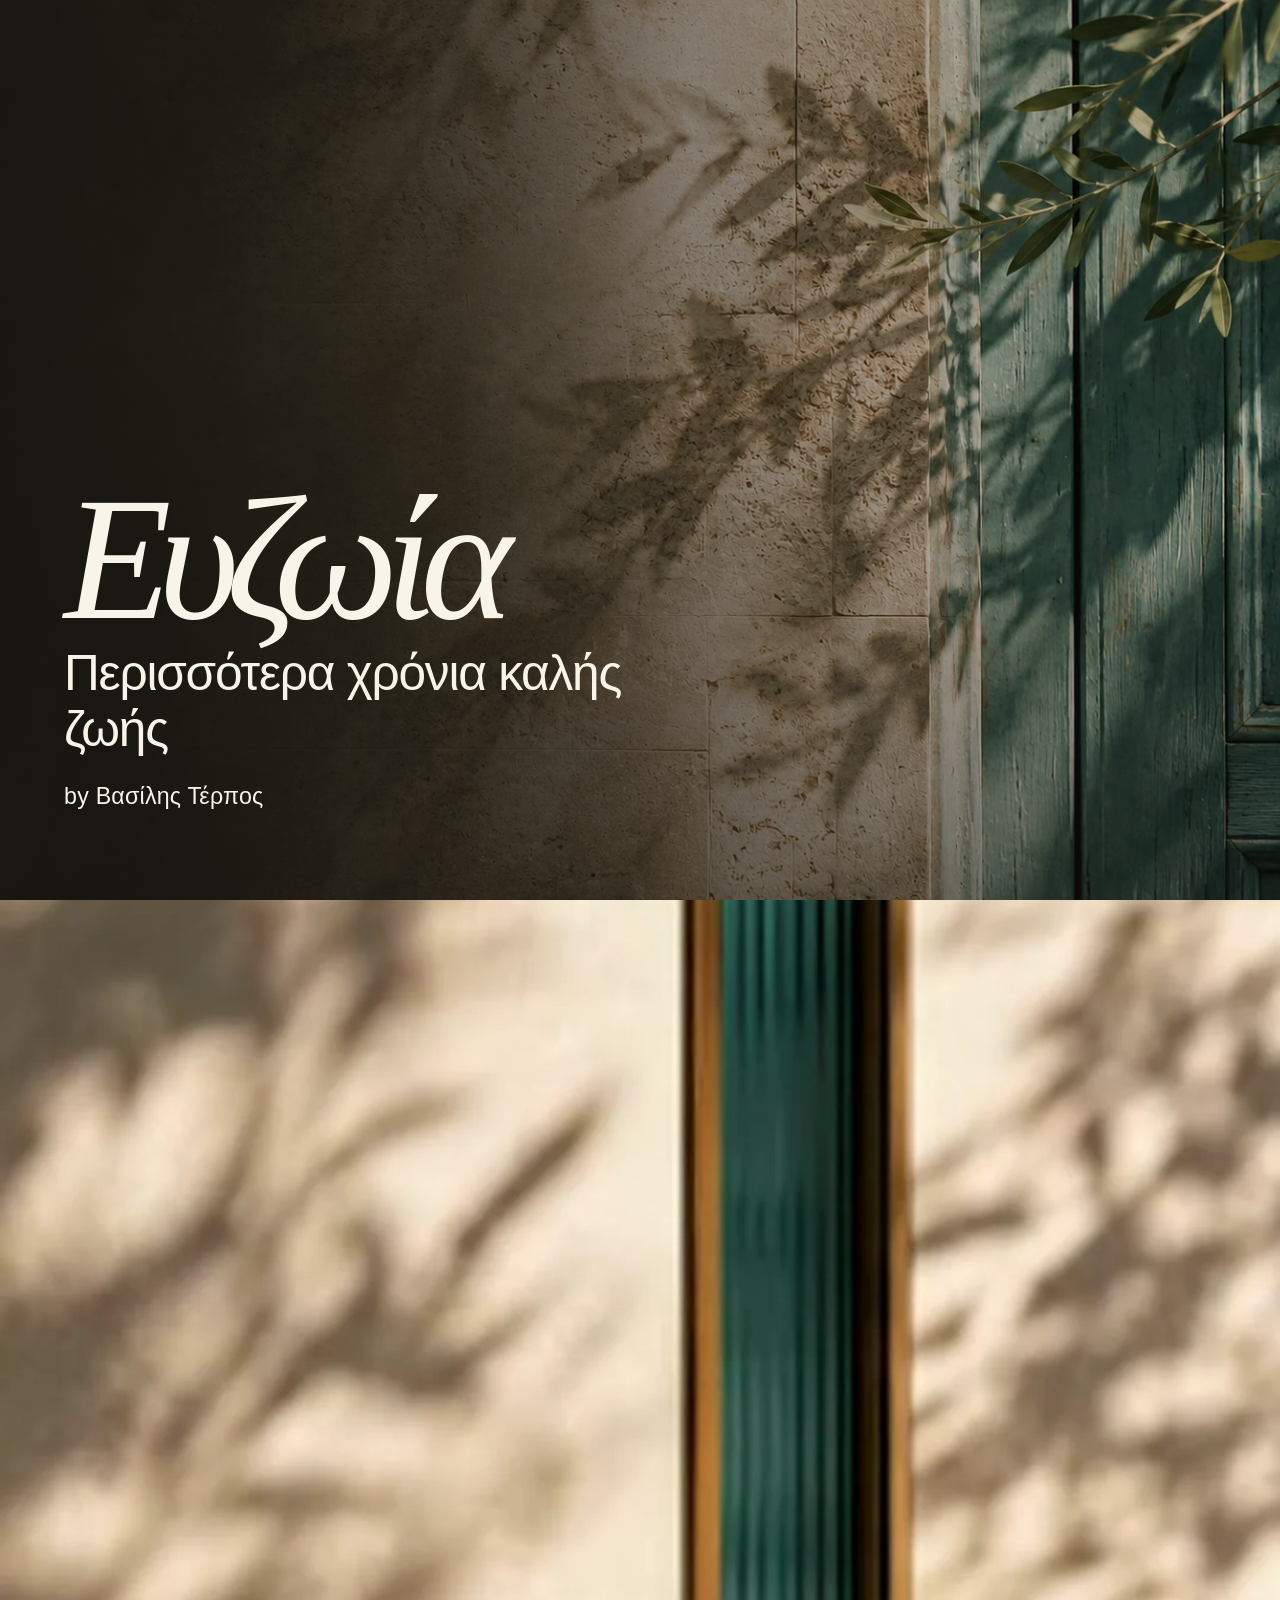
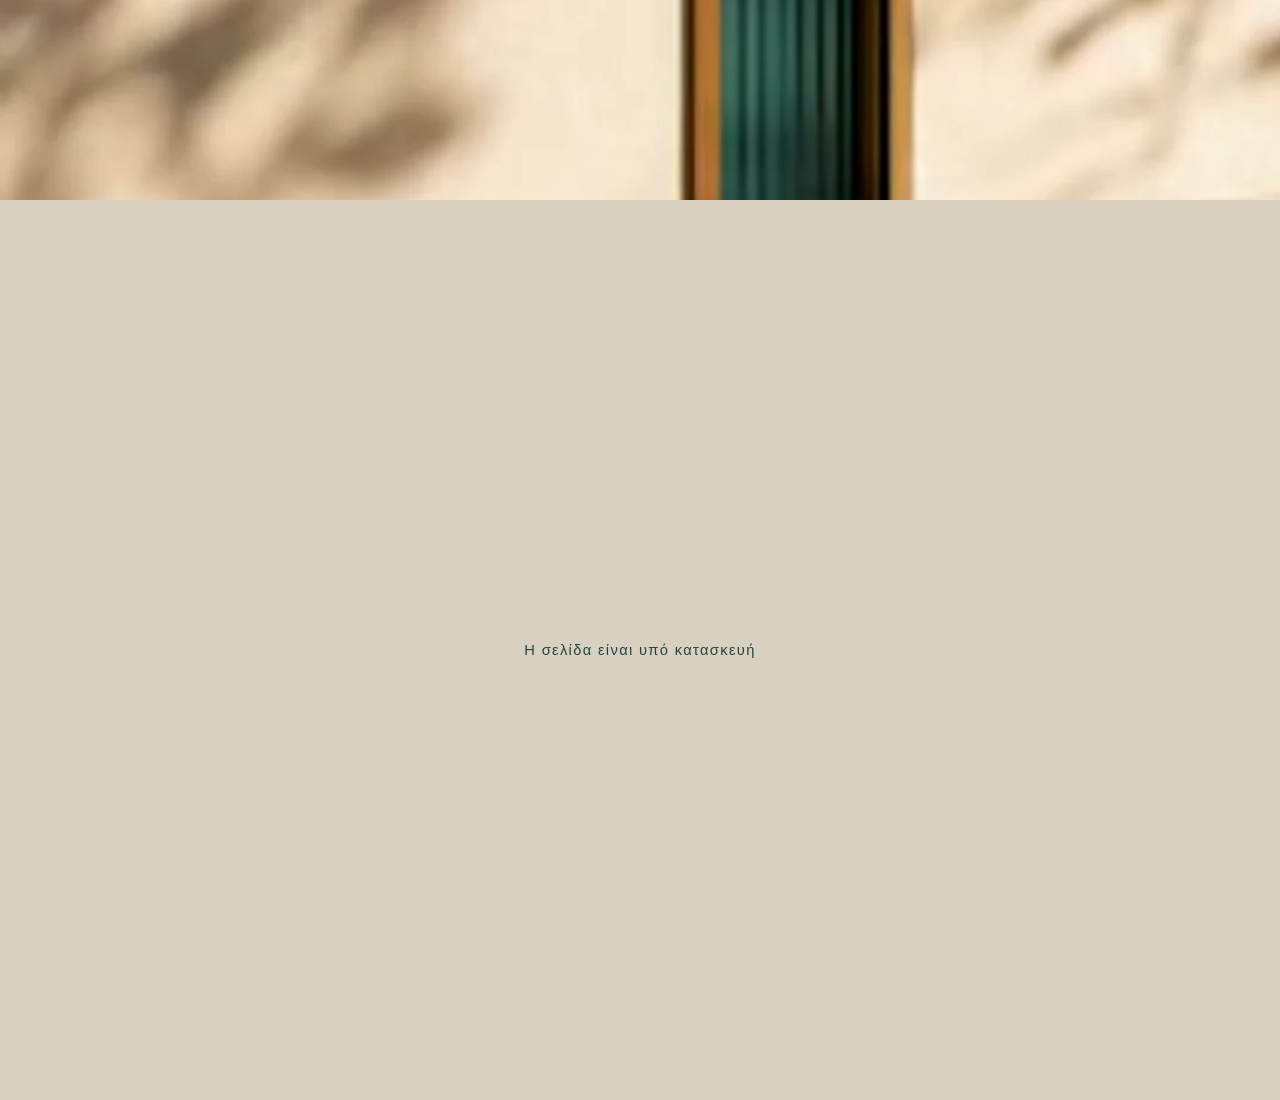
<file: index.html>
<!doctype html>
<html lang="el">
  <head>
    <meta charset="utf-8">
    <meta name="viewport" content="width=device-width, initial-scale=1">
    <title>Ευζωία — Περισσότερα χρόνια καλής ζωής</title>
    <meta name="description" content="Ευζωία — Περισσότερα χρόνια καλής ζωής, by Βασίλης Τέρπος.">
    <link rel="canonical" href="https://euzoia.com/">
    <meta name="theme-color" content="#213f39">

    <meta property="og:type" content="website">
    <meta property="og:locale" content="el_GR">
    <meta property="og:site_name" content="Ευζωία">
    <meta property="og:title" content="Ευζωία — Περισσότερα χρόνια καλής ζωής">
    <meta property="og:description" content="Περισσότερα χρόνια καλής ζωής, by Βασίλης Τέρπος.">
    <meta property="og:url" content="https://euzoia.com/">
    <meta property="og:image" content="https://euzoia.com/assets/images/og-euzoia.jpg">
    <meta property="og:image:width" content="1200">
    <meta property="og:image:height" content="675">
    <meta property="og:image:alt" content="Ευζωία — Περισσότερα χρόνια καλής ζωής">

    <meta name="twitter:card" content="summary_large_image">
    <meta name="twitter:title" content="Ευζωία — Περισσότερα χρόνια καλής ζωής">
    <meta name="twitter:description" content="Περισσότερα χρόνια καλής ζωής, by Βασίλης Τέρπος.">
    <meta name="twitter:image" content="https://euzoia.com/assets/images/og-euzoia.jpg">

    <link rel="icon" type="image/png" sizes="48x48" href="/assets/images/favicon-48.png">
    <link rel="apple-touch-icon" sizes="180x180" href="/assets/images/apple-touch-icon.png">
    <link rel="preload" href="/assets/images/hero-clean-v2.avif" as="image" type="image/avif" fetchpriority="high">
    <link rel="stylesheet" href="/css/styles.css">

    <script type="application/ld+json">
      {
        "@context": "https://schema.org",
        "@type": "WebSite",
        "name": "Ευζωία",
        "alternateName": "Euzoia",
        "url": "https://euzoia.com/",
        "inLanguage": "el-GR",
        "description": "Περισσότερα χρόνια καλής ζωής."
      }
    </script>
  </head>
  <body>
    <main class="hero" aria-labelledby="hero-title">
      <picture class="hero-picture" aria-hidden="true">
        <source srcset="/assets/images/hero-clean-v2.avif" type="image/avif">
        <img src="/assets/images/hero-clean-v2.png" alt="" width="1672" height="941" fetchpriority="high">
      </picture>

      <div class="hero-mobile-shade" aria-hidden="true"></div>
      <div class="hero-mobile-copy">
        <h1 id="hero-title">Ευζωία</h1>
        <p>Περισσότερα χρόνια καλής ζωής</p>
        <small>by Βασίλης Τέρπος</small>
      </div>
    </main>

    <section class="film" aria-label="Ευζωία σε κίνηση" data-film>
      <picture class="film-poster" aria-hidden="true">
        <source media="(max-width: 767px), (orientation: portrait)" srcset="/assets/images/hero-poster-mobile.webp">
        <img src="/assets/images/hero-poster-desktop.webp" alt="" width="1920" height="1080" loading="lazy">
      </picture>
      <video
        class="film-video"
        muted
        loop
        playsinline
        preload="none"
        data-desktop="/assets/video/hero-desktop-final.webm"
        data-mobile="/assets/video/hero-mobile.webm"
        aria-hidden="true"
      ></video>
      <p class="motion-message" hidden>Η κινούμενη εικόνα έχει απενεργοποιηθεί σύμφωνα με τις προτιμήσεις της συσκευής σας.</p>
    </section>

    <section class="coming-soon" aria-labelledby="coming-soon-title">
      <h2 id="coming-soon-title">Η σελίδα είναι υπό κατασκευή</h2>
    </section>

    <script src="/js/main.js" defer></script>
  </body>
</html>
</file>
<file: css/styles.css>
*,
*::before,
*::after {
  box-sizing: border-box;
}

html,
body {
  width: 100%;
  min-width: 320px;
  min-height: 100%;
  margin: 0;
  overflow-x: hidden;
  background: #26251f;
}

body {
  color: #f8f4e9;
  font-family: -apple-system, BlinkMacSystemFont, "Segoe UI", Arial, sans-serif;
  -webkit-font-smoothing: antialiased;
}

.hero {
  position: relative;
  width: 100%;
  height: 100vh;
  height: 100dvh;
  min-height: 100vh;
  min-height: 100svh;
  overflow: hidden;
  isolation: isolate;
}

.hero-picture,
.hero-picture img {
  position: absolute;
  inset: 0;
  width: 100%;
  height: 100%;
}

.hero-picture {
  z-index: -2;
}

.hero-picture img {
  object-fit: cover;
  object-position: center center;
}

.film {
  position: relative;
  width: 100%;
  height: 100vh;
  height: 100dvh;
  min-height: 100vh;
  min-height: 100svh;
  overflow: hidden;
  background: #b6aa94;
  isolation: isolate;
}

.film-poster,
.film-poster img,
.film-video {
  position: absolute;
  inset: 0;
  width: 100%;
  height: 100%;
}

.film-poster {
  z-index: -2;
}

.film-poster img,
.film-video {
  object-fit: cover;
  object-position: center;
}

.film-video {
  z-index: -1;
  opacity: 0;
  transition: opacity 500ms ease;
}

.film-video.is-ready {
  opacity: 1;
}

.coming-soon {
  position: relative;
  display: grid;
  width: 100%;
  height: 100vh;
  height: 100dvh;
  min-height: 100vh;
  min-height: 100svh;
  padding: clamp(1.5rem, 7vw, 7.5rem);
  place-items: center;
  overflow: hidden;
  background: #d8d0c0;
  color: #29443e;
  text-align: center;
}

.coming-soon h2 {
  max-width: 30rem;
  margin: 0;
  font-size: clamp(0.9rem, 1.15vw, 1.15rem);
  font-weight: 300;
  letter-spacing: 0.09em;
  line-height: 1.5;
  text-wrap: balance;
}

.motion-message {
  position: absolute;
  right: 1rem;
  bottom: 1rem;
  max-width: 22rem;
  margin: 0;
  padding: 0.6rem 0.8rem;
  color: #27251f;
  background: rgb(248 244 233 / 90%);
  font-size: 0.75rem;
}

.hero-mobile-shade {
  display: none;
}

.hero-mobile-copy {
  position: absolute;
  top: 52%;
  left: clamp(2.5rem, 7vw, 7.5rem);
  display: flex;
  flex-direction: column;
  align-items: flex-start;
  max-width: 48rem;
  transform: translateY(-50%);
}

.hero-mobile-copy h1 {
  margin: 0 0 clamp(0.7rem, 1.2vw, 1.4rem);
  font-family: Didot, "Bodoni 72", "Iowan Old Style", "Times New Roman", serif;
  font-size: clamp(7rem, 12vw, 13rem);
  font-style: italic;
  font-weight: 400;
  letter-spacing: -0.075em;
  line-height: 0.78;
}

.hero-mobile-copy p {
  margin: 0 0 clamp(0.8rem, 1.5vw, 1.5rem);
  font-size: clamp(1.75rem, 2.45vw, 3rem);
  font-weight: 300;
  letter-spacing: -0.025em;
  line-height: 1.12;
}

.hero-mobile-copy small {
  font-size: clamp(1.05rem, 1.4vw, 1.6rem);
  font-weight: 300;
  letter-spacing: 0.01em;
}

@media (max-aspect-ratio: 29 / 20) {
  .hero-picture img {
    display: block;
    object-position: 76% center;
  }

  .hero-mobile-shade {
    position: absolute;
    z-index: -1;
    inset: 0;
    display: block;
    background:
      linear-gradient(90deg, rgb(20 19 15 / 82%) 0%, rgb(20 19 15 / 48%) 58%, transparent 100%),
      linear-gradient(0deg, rgb(20 19 15 / 32%) 0%, transparent 48%);
  }

  .hero-mobile-copy {
    position: absolute;
    inset: auto clamp(1.35rem, 6vw, 4rem) clamp(3rem, 10svh, 7rem);
    max-width: min(84vw, 42rem);
    transform: none;
  }

  .hero-mobile-copy h1 {
    margin: 0 0 clamp(0.7rem, 2vw, 1.2rem);
    font-family: Didot, "Bodoni 72", "Iowan Old Style", "Times New Roman", serif;
    font-size: clamp(5.15rem, 25vw, 11rem);
    font-style: italic;
    font-weight: 400;
    letter-spacing: -0.075em;
    line-height: 0.78;
  }

  .hero-mobile-copy p {
    margin: 0 0 clamp(0.9rem, 3vw, 1.6rem);
    font-size: clamp(1.45rem, 5.8vw, 3.1rem);
    font-weight: 300;
    letter-spacing: -0.025em;
    line-height: 1.12;
  }

  .hero-mobile-copy small {
    font-size: clamp(0.95rem, 3.3vw, 1.45rem);
    font-weight: 300;
    letter-spacing: 0.01em;
  }
}

@media (max-width: 32rem) and (max-aspect-ratio: 29 / 20) {
  .hero-mobile-copy {
    bottom: max(2.75rem, env(safe-area-inset-bottom));
  }
}

@media (orientation: landscape) and (max-height: 38rem) and (max-aspect-ratio: 29 / 20) {
  .hero-mobile-copy {
    bottom: 2rem;
  }

  .hero-mobile-copy h1 {
    font-size: clamp(4.5rem, 14vw, 7rem);
  }

  .hero-mobile-copy p {
    font-size: clamp(1.2rem, 3.5vw, 2rem);
  }
}

@media (prefers-reduced-motion: reduce) {
  *,
  *::before,
  *::after {
    scroll-behavior: auto !important;
    animation-duration: 0.01ms !important;
    animation-iteration-count: 1 !important;
    transition-duration: 0.01ms !important;
  }

  .film-video {
    display: none;
  }
}

.not-found {
  display: grid;
  min-height: 100svh;
  padding: clamp(1.5rem, 7vw, 6rem);
  place-items: center start;
  overflow: auto;
  background: #173f39;
}

.not-found main {
  max-width: 60rem;
}

.not-found p {
  margin: 0 0 2rem;
  font-family: Didot, "Bodoni 72", "Times New Roman", serif;
  font-size: 2rem;
  font-style: italic;
}

.not-found h1 {
  margin: 0 0 2.5rem;
  font-family: Didot, "Bodoni 72", "Times New Roman", serif;
  font-size: clamp(3.5rem, 11vw, 8rem);
  font-weight: 400;
  line-height: 0.95;
}

.not-found a {
  color: inherit;
  text-underline-offset: 0.3em;
}
</file>
